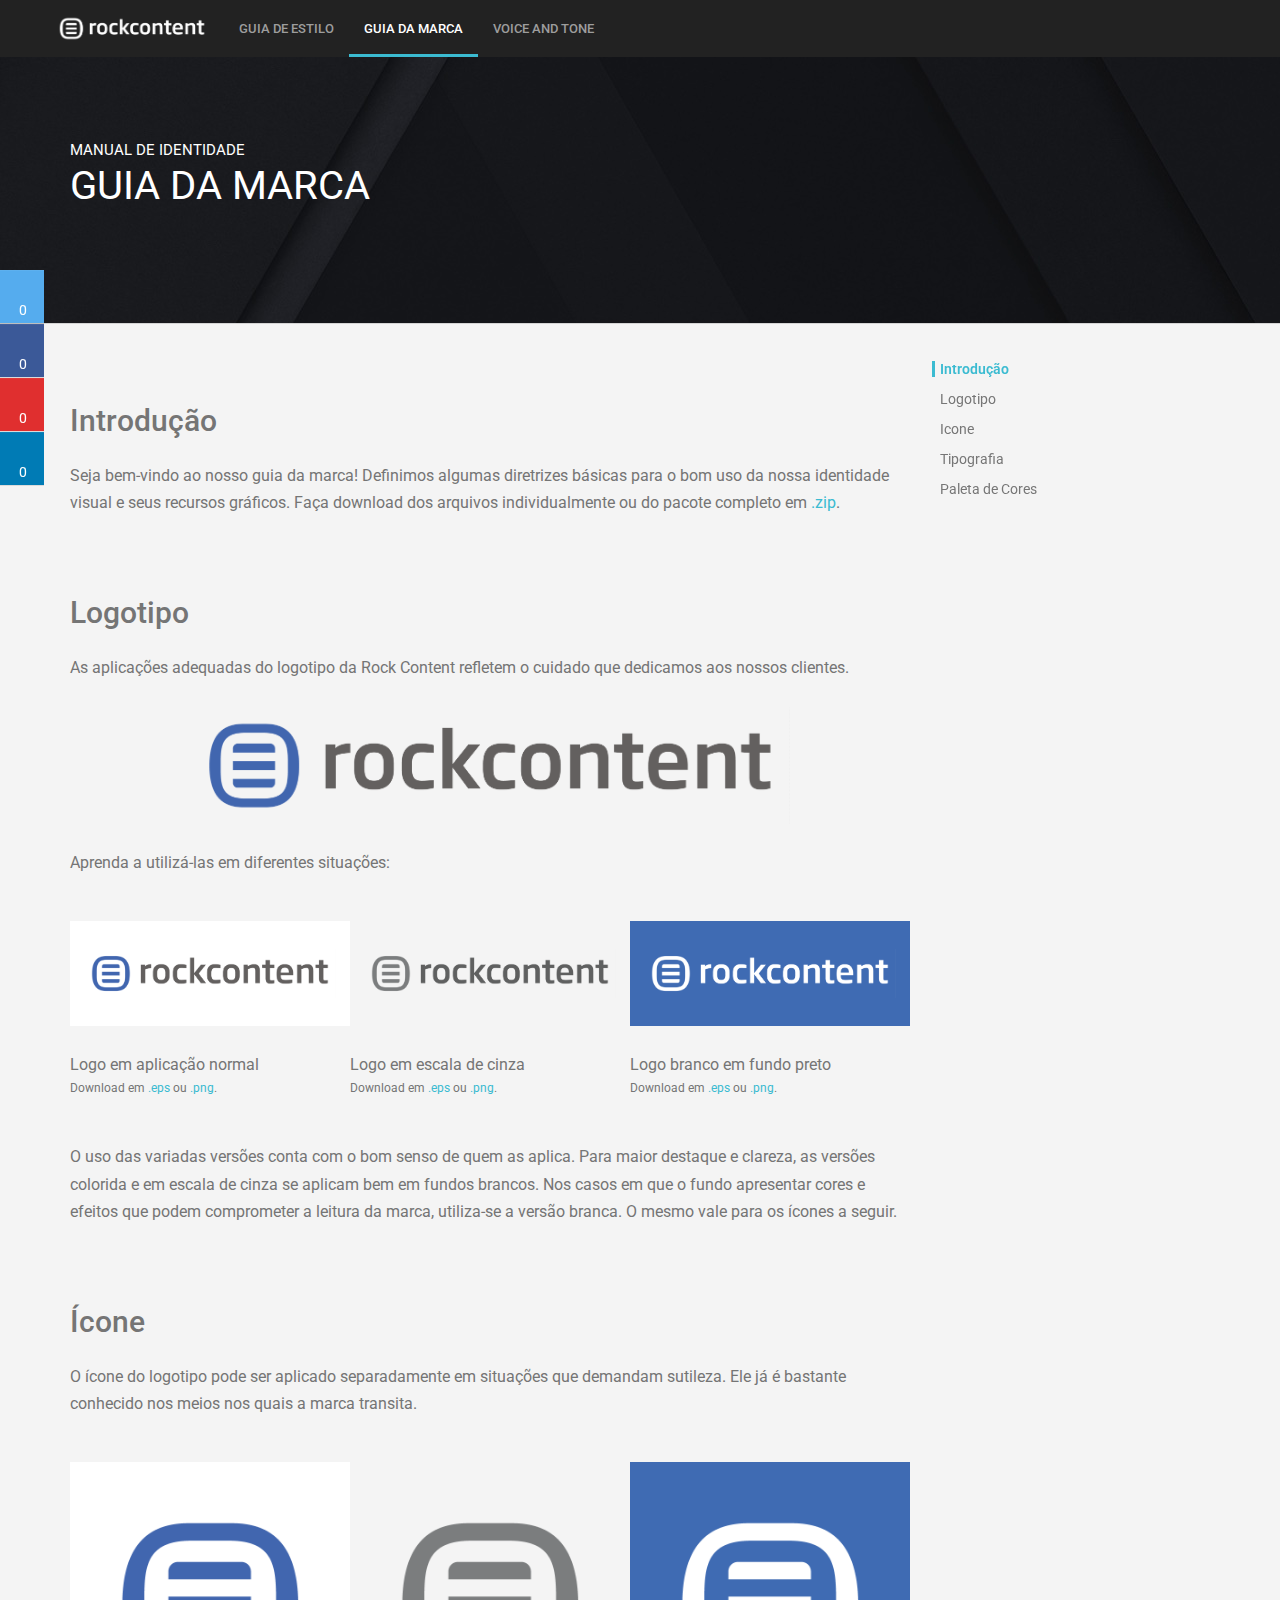
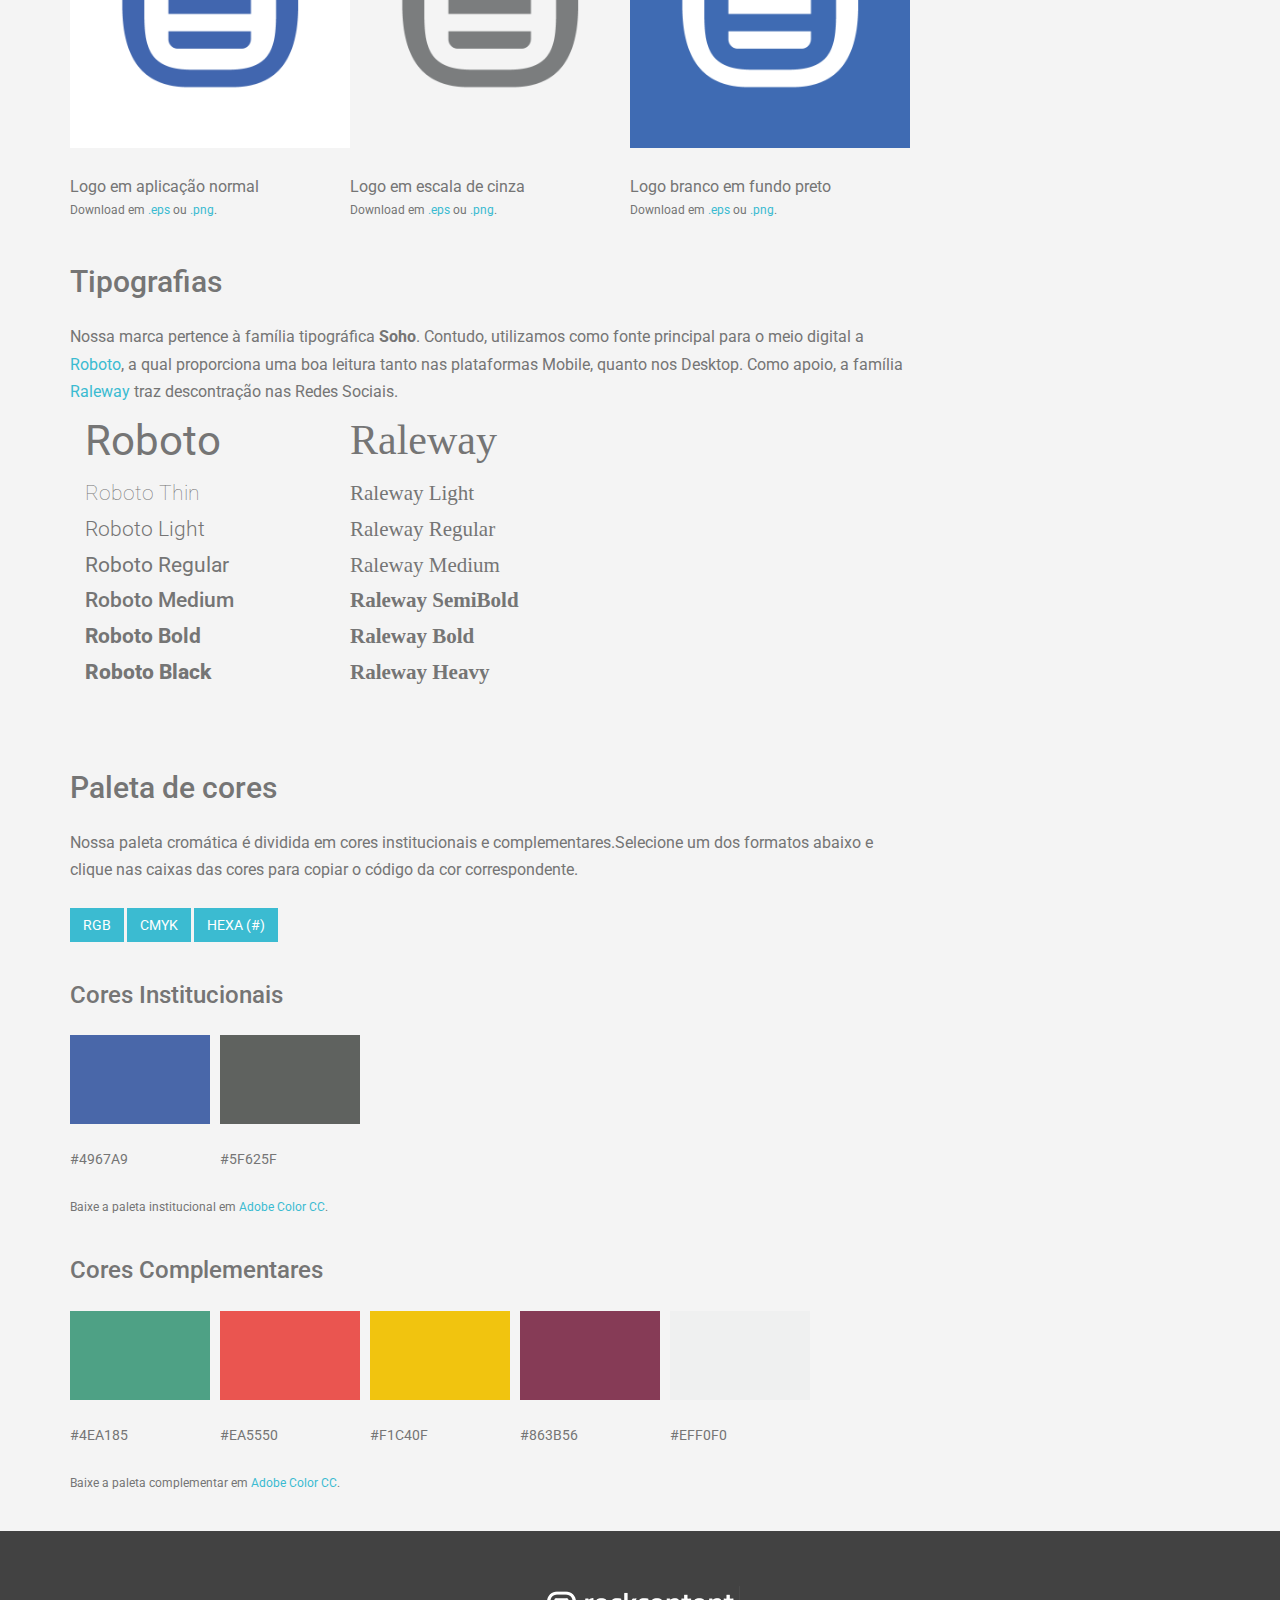
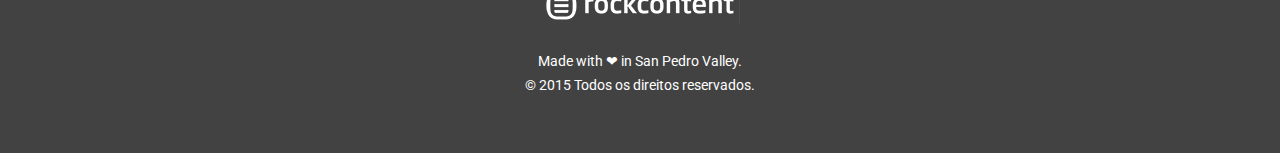
<file: guia-da-marca.html>
<!DOCTYPE html>
<html lang="pt-BR">
<head>
    <meta charset="UTF-8">
    <link href='http://fonts.googleapis.com/css?family=Roboto:400,300,500,700' rel='stylesheet' type='text/css'>	
    <link rel="stylesheet" href="https://maxcdn.bootstrapcdn.com/bootstrap/3.3.5/css/bootstrap.min.css">
	<link rel="stylesheet" type="text/css" href="css/rock_style.css"/>
    
    <title>Guia de Estilo | Rock Content</title>
</head>
<body>
    
    <!-- Menu -->
    <nav class="navbar navbar-fixed-top navbar-inverse">
      <div class="container">
        <div class="navbar-header">
          <button type="button" class="navbar-toggle collapsed" data-toggle="collapse" data-target="#navbar" aria-expanded="false" aria-controls="navbar">
            <span class="sr-only">Toggle navigation</span>
            <span class="icon-bar"></span>
            <span class="icon-bar"></span>
            <span class="icon-bar"></span>
          </button>
          <a class="navbar-brand" href="index.html"><img class="img-responsive" src="img/logo_branco.png"></a>
        </div>
        <div id="navbar" class="collapse navbar-collapse">
          <ul class="nav navbar-nav">
            <li><a href="guia-de-estilo.html">GUIA DE ESTILO</a></li>
            <li class="active"><a href="guia-da-marca.html">GUIA DA MARCA</a></li>
            <li><a href="voice-and-tone.html">VOICE AND TONE</a></li>
          </ul>
        </div>
      </div>
    </nav>

    <div class="share guia-da-marca">
        <a target="_blank" href="https://twitter.com/home?status=http%3A//marketingparatecnologia.com/" class="btnTw btnShare" title="Twitter"><span class="twCount">0</span></a>
        <a target="_blank" href="https://www.facebook.com/sharer/sharer.php?u=http%3A//marketingparatecnologia.com/" class="btnFb btnShare" title="Facebook"><span class="fbCount">0</span></a>
        <a target="_blank" href="https://plus.google.com/share?url=http%3A//marketingparatecnologia.com/" class="btnGp btnShare" title="Google+"><span class="gpCount">0</span></a>
        <a target="_blank" href="https://www.linkedin.com/shareArticle?mini=true&url=http%3A//marketingparatecnologia.com/&title=Mar.Tech&summary=&source=" class="btnLi btnShare" title="LinkedIn"><span class="liCount">0</span></a>
    </div>
    <ul class="share-mobile guia-da-marca">
        <li><a target="_blank" href="https://twitter.com/home?status=http%3A//marketingparatecnologia.com/" class="btnTw-mobile btnShare" title="Twitter"><span class="twCount">0</span></a></li>
        <li><a target="_blank" href="https://www.facebook.com/sharer/sharer.php?u=http%3A//marketingparatecnologia.com/" class="btnFb-mobile btnShare" title="Facebook"><span class="fbCount">0</span></a></li>
        <li><a target="_blank" href="https://plus.google.com/share?url=http%3A//marketingparatecnologia.com/" class="btnGp-mobile btnShare" title="Google+"><span class="gpCount">0</span></a></li>
        <li><a target="_blank" href="https://www.linkedin.com/shareArticle?mini=true&url=http%3A//marketingparatecnologia.com/&title=Mar.Tech&summary=&source=" class="btnLi-mobile btnShare" title="LinkedIn"><span class="liCount">0</span></a></li>
    </ul>
    
    <div id="jumbotron">
        <div class="container"><h1><span>Manual de identidade</span><br/>Guia da Marca</h1></div>
    </div>
    
    <!-- Corpo -->
	<div class="container">
        <div class=>
            <div id="content" class="col-md-9">
                <section id="introducao">
                    <h2>Introdução</h2>
                    <p>Seja bem-vindo ao nosso guia da marca! Definimos algumas diretrizes básicas para o bom uso da nossa identidade visual e seus recursos gráficos.
                    Faça download dos arquivos individualmente ou do pacote completo em <a href="#">.zip</a>.</p>
                </section>

                <section id="logotipo">
                    <h2>Logotipo</h2>
                    <p>As aplicações adequadas do logotipo da Rock Content refletem o cuidado que dedicamos aos nossos clientes.</p>
                    <p><img src="img/logo_colorido.png" alt="Logo Rock Content" class="img-responsive" id="logo_rock" title="Logo da Rock Content" /></p>
                    <p>Aprenda a utilizá-las em diferentes situações:</p>
                    <div class="logotipo-container">
                        <div class="col-xs-12 col-md-4 logotipo">
                            <p><img class="img-responsive logotipo1" alt="Logo colorido" src="img/logo_colorido.png" id="logo_colorido"></p>
                            <p>Logo em aplicação normal
                            <span class="download-p">Download em <a href="#">.eps</a> ou <a href="#" target="_blank">.png</a>.</span></p>
                        </div> 
                        <div class="col-xs-12 col-md-4 logotipo">
                            <p><img class="img-responsive logotipo2" alt="Logo escala cinza" src="img/logo_escala_cinza.png" id="logo_escala_cinza"></p>
                            <p>Logo em escala de cinza
                            <span class="download-p">Download em <a href="#">.eps</a> ou <a href="#" target="_blank">.png</a>.</span></p>		
                        </div>
                        <div class="col-xs-12 col-md-4 logotipo">
                            <p><img class="img-responsive logotipo3" alt="Logo branco" src="img/logo_branco.png" id="logo_colorido" /></p>
                            <p>Logo branco em fundo preto
                            <span class="download-p">Download em <a href="#">.eps</a> ou <a href="#" target="_blank">.png</a>.</span></p>                           
                        </div>
                    </div>
                    <p>O uso das variadas versões conta com o bom senso de quem as aplica. Para maior destaque e clareza, as versões colorida e em escala de cinza se aplicam bem em fundos brancos. Nos casos em que o fundo apresentar cores e efeitos que podem comprometer a leitura da marca, utiliza-se a versão branca. O mesmo vale para os ícones a seguir.</p>
                </section>

                <section id="icone">
                    <h2>Ícone</h2>
                    <p>O ícone do logotipo pode ser aplicado separadamente em situações que demandam sutileza. Ele já é bastante conhecido nos meios nos quais a marca transita.</p>
                    <div class="icone-container">
                        <div class="col-xs-12 col-md-4 logotipo">
                            <p><img class="img-responsive logotipo1" alt="Logo colorido" src="img/icone_colorido.png" id="logo_colorido"></p>
                            <p>Logo em aplicação normal
                            <span class="download-p">Download em <a href="#">.eps</a> ou <a href="#" target="_blank">.png</a>.</span></p>
                        </div> 
                        <div class="col-xs-12 col-md-4 logotipo">
                            <p><img class="img-responsive logotipo2" alt="Logo escala cinza" src="img/icone_escala_cinza.png" id="logo_escala_cinza"></p>
                            <p>Logo em escala de cinza
                            <span class="download-p">Download em <a href="#">.eps</a> ou <a href="#" target="_blank">.png</a>.</span></p>
                        </div>
                        <div class="col-xs-12 col-md-4 logotipo">
                            <p><img class="img-responsive logotipo3" alt="Logo branco" src="img/icone_branco.png" id="logo_colorido" /></p>
                            <p>Logo branco em fundo preto
                            <span class="download-p">Download em <a href="#">.eps</a> ou <a href="#" target="_blank">.png</a>.</span></p>	
                        </div>
                    </div>	
                </section>

                <section id="tipografias">
                    <h2>Tipografias</h2>
                    <p>Nossa marca pertence à família tipográfica <b>Soho</b>. Contudo, utilizamos como fonte principal para o meio digital a <a href="https://www.google.com/fonts#UsePlace:use/Collection:Roboto" target="_blank">Roboto</a>, a qual proporciona uma boa leitura tanto nas plataformas Mobile, quanto nos Desktop. Como apoio, a família <a href="https://www.google.com/fonts#UsePlace:use/Collection:Raleway" target="_blank">Raleway</a> traz descontração nas Redes Sociais.</p>
                    <div class="row">
                        <div class="col-md-4" id="roboto-container">
                            <p class="tipografia-titulo">Roboto</p>
                            <p class="tipografia-exemplo roboto-thin">Roboto Thin</p>
                            <p class="tipografia-exemplo roboto-light">Roboto Light</p>
                            <p class="tipografia-exemplo roboto-regular">Roboto Regular</p>
                            <p class="tipografia-exemplo roboto-medium">Roboto Medium</p>
                            <p class="tipografia-exemplo roboto-bold">Roboto Bold</p>
                            <p class="tipografia-exemplo roboto-black">Roboto Black</p>
                        </div>
                        <div class="col-md-4" id="raleway-container">
                            <p class="tipografia-titulo">Raleway</p>
                            <p class="tipografia-exemplo raleway-light">Raleway Light</p>
                            <p class="tipografia-exemplo raleway-regular">Raleway Regular</p>
                            <p class="tipografia-exemplo raleway-medium">Raleway Medium</p>
                            <p class="tipografia-exemplo raleway-semibold">Raleway SemiBold</p>
                            <p class="tipografia-exemplo raleway-bold">Raleway Bold</p>
                            <p class="tipografia-exemplo raleway-heavy">Raleway Heavy</p>
                        </div>
                    </div>
                </section>	

                <section id="paleta-de-cores">
                    <h2>Paleta de cores</h2>
                    <p>Nossa paleta cromática é dividida em cores institucionais e complementares.Selecione um dos formatos abaixo e clique nas caixas das cores para copiar o código da cor correspondente. </p>
                    <div class="dropdown">
                        <!--<button class="btn btn-default dropdown-toggle" type="button" id="dropdownMenu1" data-toggle="dropdown" aria-haspopup="true" aria-expanded="false">
                            Selecione o formato&nbsp&nbsp|&nbsp&nbsp▼
                        </button>-->
                        <button class="btn btn-tipo-valor">RGB</button>
                        <button class="btn btn-tipo-valor">CMYK</button>
                        <button class="btn btn-tipo-valor">HEXA (#)</button>
                    </div>

                    <section id="cores-institucionais">
                        <h3>Cores Institucionais</h3>
                        <div class="cores row">
                            <div class="col-xs-6 col-sm-3 col-md-2">
                                <div class="cor-box">
                                    <a class="cor_exemplo" href="#" id="azul-rock"></a>
                                </div>
                                <p class="cor-p" id="p-azul-rock">#4967A9</p>
                            </div>
                            <div class="col-xs-6 col-sm-3 col-md-2">
                                <div class="cor-box">
                                    <a class="cor_exemplo" href="#" id="cinza-rock"></a>
                                </div>
                                <p class="cor-p" id="p-cinza-rock">#5F625F</p>
                            </div>
                        </div>
                    <p class="download-p">Baixe a paleta institucional em <a href="https://color.adobe.com/Rock-Content-color-theme-6724586/edit/?copy=true" target="_blank">Adobe Color CC</a>.</p>
                    </section>

                    <section id="cores-complementares">
                        <h3>Cores Complementares</h3>
                        <div class="cores row">
                            <div class="col-xs-6 col-sm-3 col-md-2">
                                <div class="cor-box">
                                    <a class="cor_exemplo" href="#" id="verde-rock"></a>
                                </div>
                                <p class="cor-p" id="p-verde-rock">#4EA185</p>
                            </div>
                            <div class="col-xs-6 col-sm-3 col-md-2">
                                <div class="cor-box">
                                    <a class="cor_exemplo" href="#" id="laranja-rock"></a>
                                </div>
                                <p class="cor-p" id="p-laranja-rock">#EA5550</p>
                            </div>
                            <div class="col-xs-6 col-sm-3 col-md-2">
                                <div class="cor-box">
                                    <a class="cor_exemplo" href="#" id="amarelo-rock"></a>
                                </div>
                                <p class="cor-p" id="p-amarelo-rock">#F1C40F</p>
                            </div>
                            <div class="col-xs-6 col-sm-3 col-md-2">
                                <div class="cor-box">
                                    <a class="cor_exemplo" href="#" id="roxo-rock"></a>
                                </div>
                                <p class="cor-p" id="p-roxo-rock">#863B56</p>
                            </div>
                            <div class="col-xs-6 col-sm-3 col-md-2">
                                <div class="cor-box">
                                    <a class="cor_exemplo" href="#" id="branco-rock"></a>
                                </div>
                                <p class="cor-p" id="p-branco-rock">#EFF0F0</p>
                            </div>
                        </div>
                    <p class="download-p">Baixe a paleta complementar em <a href="https://color.adobe.com/Rock-Content-color-theme-6724586/edit/?copy=true" target="_blank">Adobe Color CC</a>.</p>
                    </section>
                </section>

            </div>
            <div id="sidebar" class="col-md-3">
                <ul class="list-group list-group-princ">
                    <li class="list-group-item active"><a href="#introducao">Introdução</a></li>
                    <li class="list-group-item"><a href="#logotipo">Logotipo</a></li>
                    <li class="list-group-item"><a href="#icone">Icone</a></li>
                    <li class="list-group-item"><a href="#tipografias">Tipografia</a></li>
                    <li class="list-group-item parent-list-group"><a href="#paleta-de-cores">Paleta de Cores</a>
                        <ul class="list-group sublist-group">
                            <li class="list-group-item"><a href="#cores-institucionais">Cores Institucionais</a></li>
                            <li class="list-group-item"><a href="#cores-complementares">Cores Complementares</a></li>
                        </ul>
                    </li>
                </ul>
            </div>
        </div>
	</div>
    
    <footer>
        <div class="container">
            <p class="logo-footer">
                <a href="http://rockcontent.com/" target="_blank"><img src="img/logo_footer.png" alt="Rock Content" title="Rock Content"/></a>
            </p>
            <p>
                Made with ❤ in San Pedro Valley.<br/>
                &copy; 2015 Todos os direitos reservados.
            </p>
        </div>
    </footer>
    
    <!-- Script -->
    <script type="text/javascript" src="js/jquery-1.11.3.min.js"></script>
    <script src="https://maxcdn.bootstrapcdn.com/bootstrap/3.3.5/js/bootstrap.min.js"></script>
    <script type="text/javascript" src="js/rock_script.js"></script>
    <!-- Google Tag Manager -->
    <noscript><iframe src="//www.googletagmanager.com/ns.html?id=GTM-P8JT9L"
    height="0" width="0" style="display:none;visibility:hidden"></iframe></noscript>
    <script>(function(w,d,s,l,i){w[l]=w[l]||[];w[l].push({'gtm.start':
    new Date().getTime(),event:'gtm.js'});var f=d.getElementsByTagName(s)[0],
    j=d.createElement(s),dl=l!='dataLayer'?'&l='+l:'';j.async=true;j.src=
    '//www.googletagmanager.com/gtm.js?id='+i+dl;f.parentNode.insertBefore(j,f);
    })(window,document,'script','dataLayer','GTM-P8JT9L');</script>
    <!-- End Google Tag Manager -->

    <!-- Start of Async HubSpot Analytics Code -->
    <script type="text/javascript">
        (function(d,s,i,r) {
            if (d.getElementById(i)){return;}
            var n=d.createElement(s),e=d.getElementsByTagName(s)[0];
            n.id=i;n.src='//js.hs-analytics.net/analytics/'+(Math.ceil(new Date()/r)*r)+'/355484.js';
            e.parentNode.insertBefore(n, e);
        })(document,"script","hs-analytics",300000);
    </script>
    <!-- End of Async HubSpot Analytics Code -->

    <!-- Código do Google para tag de remarketing --> <!-- As tags de remarketing não podem ser associadas a informações pessoais de identificação nem inseridas em páginas relacionadas a categorias de confidencialidade. Veja mais informações e instruções sobre como configurar a tag em: http://google.com/ads/remarketingsetup -> 
    <script type="text/javascript"> 
    /* <![CDATA[ */ var google_conversion_id = 955667730; var google_custom_params = window.google_tag_params; var google_remarketing_only = true; /* ]]> */ 
    </script> <script type="text/javascript" src="//www.googleadservices.com/pagead/conversion.js"> </script> 
    <noscript> 
    <div style="display:inline;"> 
    <img height="1" width="1" style="border-style:none;" alt="" src="//googleads.g.doubleclick.net/pagead/viewthroughconversion/955667730/?value=0&amp;guid=ON&amp;script=0"/> 
    </div> 
    </noscript>
</body>
</html>
</file>
<file: css/rock_style.css>
html,body{
	background-color: #f4f4f4;
    color: #757575;
	font-family: 'Roboto', sans-serif; 
}
.container{
	max-width: 1170px;
}
blockquote.teste{
	background-color: #FFF;
	border: 0px;
	box-shadow: 0 2px 2px 0 rgba(0,0,0,.14),0 3px 1px -2px rgba(0,0,0,.2),0 1px 5px 0 rgba(0,0,0,.12);
    padding: 60px;
}

h1{
	margin-top: 0px;
    text-transform: uppercase;
    font-weight: 400;
    margin-left: 30px;
    font-size: 40px !important;
}
h1 span{
    font-size: 15px;
}
h2{
	margin-top: 80px;
}
h3{
	margin-top: 40px;
}
h1, h2, h3, h4{
    margin-left: 0;
	margin-bottom: 25px;
}
p{
	line-height: 1.7;
	font-size: 16px;
    margin: 25px 0;
}
li p{
	margin: 0px;
}
li>p{
	margin-bottom: 0px;
}
ul li:last-child p{
	margin-bottom: 25px;
}
section{
	margin-top: 25px;
}
section:first-child{
	margin-top: 0px;
}
.img-responsive { 
    max-width:100%;
}
.btn,.dropdown{
	border-radius: 0px;
}
.strong{
	font-weight: bold;
}
.navbar-brand{
    padding: 10px 15px;
}
.navbar-brand img{
	max-height: 30px;
}
nav.navbar.navbar-fixed-top.navbar-inverse{
	border-bottom: 0px;
	padding-top: 3.5px;
}

.navbar-inverse .navbar-nav>li>a{
	border-bottom: 3.5px solid #222;
	font-weight: 500;
	font-size: 13px;
}
.navbar-inverse .navbar-nav>li>a:focus, .navbar-inverse .navbar-nav>li>a:hover,
.navbar-inverse .navbar-nav>.active>a, .navbar-inverse .navbar-nav>.active>a:focus, .navbar-inverse .navbar-nav>.active>a:hover{
	background-color: inherit;
	color: #FFF;
	border-bottom: 3.5px solid #3BBBD1 ;
}
nav.navbar.navbar-fixed-top.navbar-inverse>.container{
	padding-left: 0px;
}

.sublist-group{
	display: none;
}
.sublist-group .list-group-item a{  
    margin: 0px 0px;
    padding-left: 20px;
}
.sublist-group li:first-child{ 
	margin-top: 5px;
}
.sublist-group:last-child{ 
	margin-bottom: 0px;
}
.list-group-item{	
    border: 0px;
    border-radius: 0px !important;
    margin: 10px 0;

    background-color: transparent;
    padding: 0px;
    font-weight: 400;
}
.list-group-item.active, .list-group-item.active:focus, .list-group-item.active:hover{
	background-color: transparent;
    font-weight: 600;
}
#sidebar{
	padding-right: 0px;
	margin-top: 25px;
    text-align: left;
}
#content{
	padding-left: 0px;
}
#content a{
	color:#3BBBD1;
}
#content a:hover{
	text-decoration: none;
	opacity: 0.7;
}
.list-group-item a{	
    padding: 0px;
    color: #767676;
}
.list-group-item > a:focus:first-child{
	text-decoration: none;
}
.list-group-item.active > a:first-child, .list-group-item > a:hover:first-child{	
    color: #3BBBD1;
    background-color: transparent;    
    border: 0px;
    border-left: 3px solid #3BBBD1 ;
    margin-left: -8px;
    padding-left: 5px;
    text-decoration: none;
}

.sublist-group > .list-group-item.active > a:first-child, .sublist-group > .list-group-item > a:focus:first-child, .sublist-group > .list-group-item > a:hover:first-child{
    padding-left: 25px;
    margin-left: -8px;
}
.logo-exemplo{
	margin: 0px 0px 19px -6px;
}

.logo-exemplo img{
	max-height: 40px;
}
#email-exemplo p{
	margin-bottom: 19px;
}

#email-exemplo p:last-of-type{
	margin-bottom: 0px;
}
#logo_rock{
	max-width: 600px;
	margin: auto;
}

.btn{
	text-transform: uppercase;
	color: #FFF;
	background-color: #3BBBD1;
}

.btn:hover,.btn:focus,.btn:active {
	color: #3BBBD1 ;
	background-color: transparent;

}

.logotipo{
	display: table;
	padding: 20px 0;
}
.logotipo img{
	max-width: 100%;
	margin: auto;
}

.logotipo p:first-of-type{
	text-align: left;
	margin-bottom: 0px;
    display: table-row;
}

.download-p{
	font-size: 12px;
	margin-bottom: 15px;
    display: table-row;
}
.logotipo-box{
	padding: 30% 15%;
    display: table-cell;
    vertical-align: middle;
	margin: 0 0 10px 0;
}

.logotipo1{
    padding: 10% 5%;
	background-color: #FFF;
}
.logotipo2{
    padding: 10% 5%;
}
.logotipo3{
    padding: 10% 5%;
	background-color: #3F6BB3;
}

#raleway-container{
	font-family: Raleway;
	padding-left: 0px;
}

#tipografias>p:first-of-type{
	margin:0;
}
.tipografia-titulo{
	font-size: 3em;
	margin: 0;
}
.tipografia-exemplo{
	font-size: 1.5em;
	margin: 0px;
}

.raleway-light{font-weight: 300;}
.raleway-regular{font-weight: 400;}
.raleway-medium{font-weight: 500;}
.raleway-semibold{font-weight: 600;}
.raleway-bold{font-weight: 700;}
.raleway-heavy{font-weight: 900;}

.roboto-thin{font-weight: 100;}
.roboto-light{font-weight: 300;}
.roboto-regular{font-weight: 400;}
.roboto-medium{font-weight: 500;}
.roboto-bold{font-weight: 700;}
.roboto-black{font-weight: 800;}

.cores>div{
	padding: 0px;
	margin-right: 10px;
}
.cor-p{
	font-size: 14px;
}
.cor-box{
	height: 90px;
}

.cor_exemplo{
	padding: 0 100% 73px 0;
}
#azul-rock{
	background: #4967A9;
}
#cinza-rock{
	background: #5F625F;
}
#verde-rock{
	background: #4EA185;
}
#laranja-rock{
	background: #EA5550;
}
#amarelo-rock{
	background: #F1C40F;
}
#roxo-rock{
	background: #863B56;
}
#branco-rock{
	background: #EFF0F0;
}

footer{
    color: #fff;
	text-align: center;
	background-color: #424242;
	padding: 30px 0;
	margin-top: 3%;
}
footer p{
    font-size: 14px !important;
}
    

.content-footer{
	margin-bottom: 0px;
}
/*.anchor{
   display:block;
   height:50px;
   margin-top:-50px;
   visibility:hidden;
}*/

#jumbotron{
    background: url(../img/header.jpg);
    border-bottom: 1px solid #d4d4d4;
    border-radius: 0 !important;
    padding: 120px 0 90px 0;
    color: white;
}
.row{
    margin-right: 0;
    margin-left: 0;
}
.padding50 {
    padding: 50px 0;
}

/* Share */

.share {
  position: fixed;
  top: 30%;
  max-width: 120px;
  text-align: center;
  z-index: 999;
}

.share a span {
  font-weight: normal;
  display: block;
  color: white;
  text-align: center;
  min-width: 35px;
  margin-left: 5px;
  padding: 32px 5px 5px 5px;
}

.share a {
  text-decoration: none;
  padding: 0px 4px 0px 0px;
  line-height: 16px;
  display: block;
  background-size: 32px;
  background-repeat: no-repeat;
  box-shadow: 0px 1px 0px rgba(0, 0, 0, 0.1), inset 0px 1px 0px rgba(255, 255, 255, 0.05);
  margin-bottom: 1px;
}

.share-mobile {
  position: fixed;
  z-index: 999;
  bottom: 0;
  width: 100%;
  text-align: center;
  margin: 0;
  padding: 0;
}

.share-mobile li{
	display: inline-block;
	list-style: none;
}

.share-mobile a span {
  font-weight: bold;
  display: inline-block;
  color: white;
  text-align: center;
  min-width: 24px;
  margin-left: 5px;
}

.share-mobile a {
  text-decoration: none;
  padding: 24px 5px 5px 5px;/*
  line-height: 16px;
  display: block;
  background-size: 24px;
  background-repeat: no-repeat;
  box-shadow: 0px 1px 0px rgba(0, 0, 0, 0.1), inset 0px 1px 0px rgba(255, 255, 255, 0.05);
  margin-bottom: 1px;*/
}

/*icon credits: iconfinder.com*/

.btnTw {
  background-color: #55ACEE;
  background-image: url('https://cdn1.iconfinder.com/data/icons/logotypes/32/square-twitter-48.png');
  background-position: center top;
}

.btnFb {
  background-color: #3B5998;
  background-image: url('https://cdn1.iconfinder.com/data/icons/logotypes/32/square-facebook-48.png');
  background-position: center top;
}

.btnPr {
  background-color: #CA2128;
  background-image: url('https://cdn1.iconfinder.com/data/icons/wbits-pinterest/64/pinterest-icon-square-red.png');
  background-position: center top;
}

.btnGp{
	background-color: #E02F2F;
	background-image: url('https://cdn1.iconfinder.com/data/icons/logotypes/32/square-google-plus-48.png');
  background-position: center top;
}

.btnLi {
  background-color: #007BB5;
  background-image: url('https://cdn1.iconfinder.com/data/icons/logotypes/32/square-linkedin-48.png');
  background-position: center top;
}

.btnDl {
  background-color: #2873CC;
  background-image: url('https://cdn1.iconfinder.com/data/icons/freebie%3A-social-media-icons/64/delicious.png');
  background-position: center top;
}

.btnTw-mobile {
  background-color: #55ACEE;
  background-image: url('https://cdn1.iconfinder.com/data/icons/logotypes/32/square-twitter-24.png');
  background-position: center top;
  background-repeat: no-repeat;
}

.btnFb-mobile {
  background-color: #3B5998;
  background-image: url('https://cdn1.iconfinder.com/data/icons/logotypes/32/square-facebook-24.png');
  background-position: center top;
  background-repeat: no-repeat;
}

.btnPr-mobile {
  background-color: #CA2128;
  background-image: url('https://cdn1.iconfinder.com/data/icons/wbits-pinterest/64/pinterest-icon-square-red.png');
  background-position: center top;
  background-repeat: no-repeat;
}

.btnGp-mobile{
	background-color: #E02F2F;
	background-image: url('https://cdn1.iconfinder.com/data/icons/logotypes/32/square-google-plus-24.png');
  background-position: center top;
  background-repeat: no-repeat;
}

.btnLi-mobile {
  background-color: #007BB5;
  background-image: url('https://cdn1.iconfinder.com/data/icons/logotypes/32/square-linkedin-24.png');
  background-position: center top;
  background-repeat: no-repeat;
}

.btnDl-mobile {
  background-color: #2873CC;
  background-image: url('https://cdn1.iconfinder.com/data/icons/freebie%3A-social-media-icons/64/delicious.png');
  background-position: center top;
  background-repeat: no-repeat;
}

.btnBu {
  background-color: #f4f4f4;
  background-image: url('http://bufferapp.com/images/press/logo-icon.png');
  background-size: 14px !important;
  background-position: 2px center
}

.share a span.buCount {
  color: black;
}

/* Animações */

/* Responsivo */
@media (max-width: 767px){
    .share-mobile{display: block;}
    .share{display: none;}
}
@media (min-width: 768px){
    .share-mobile{display: none;}
    .share{display: block;}
}
@media (max-width: 991px){
	#sidebar{
		display: none;
	}
}
@media (min-width: 992px){
	#sidebar{
		display: inline-block;
		position: fixed;
	}
}
</file>
